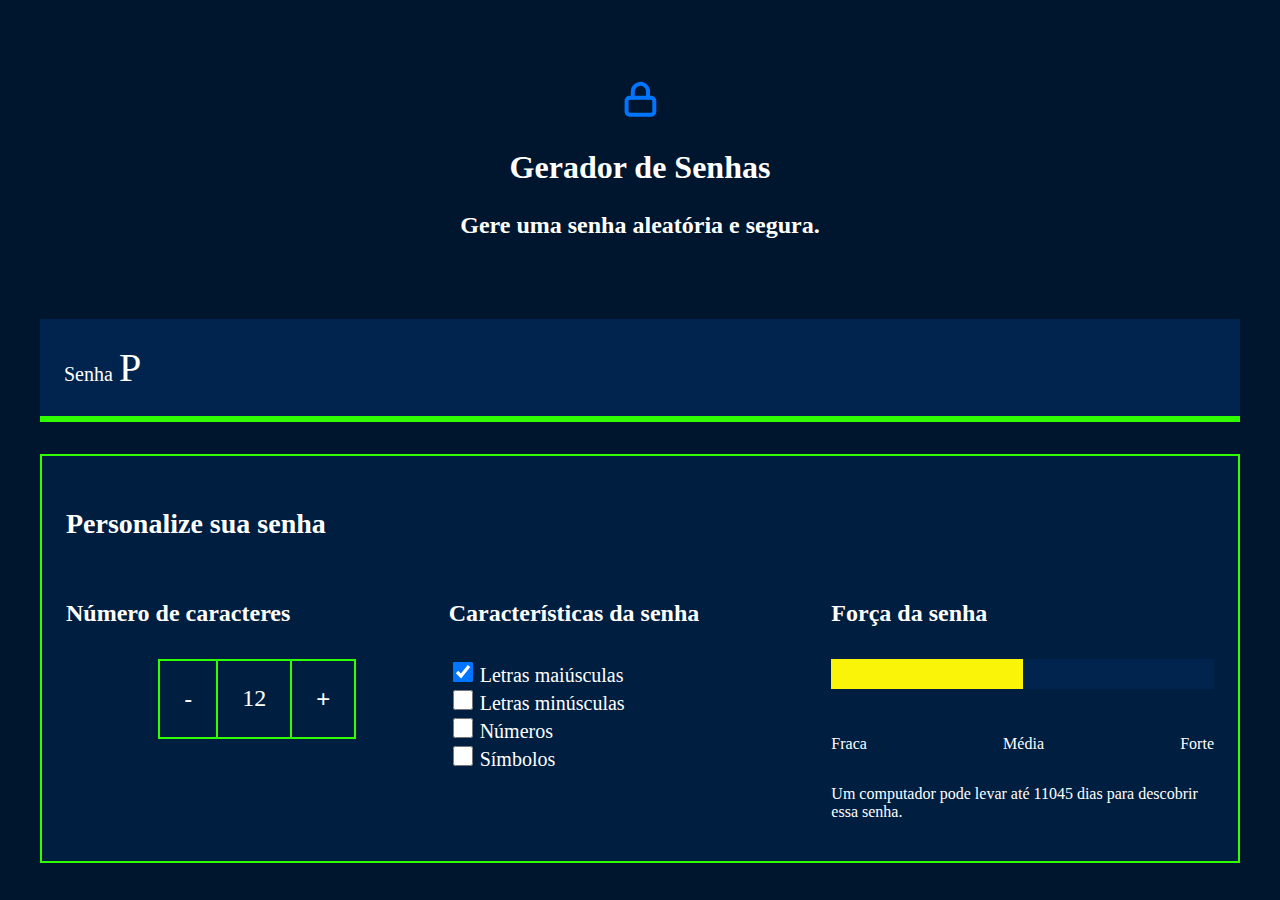
<file: Senha-Segura-main/index.html>
<!DOCTYPE html>
<html lang="pt-br">
<head>
    <meta charset="UTF-8">
    <meta name="viewport" content="width=device-width, initial-scale=1.0">
    <link rel="stylesheet" href="style.css">
    <title>Gerador de Senhas</title>
</head>
<body>
    <section class="conteudo">
        <div class="conteudo-titulo">
            <img src="unlock.svg">
            <h2 class="titulo-principal">Gerador de Senhas</h2>
            <h3 class="titulo-secundario">Gere uma senha aleatória e segura.</h3>
        </div>
        <div class="conteudo-senha">
            <label for="senha">Senha</label>
            <input name="senha" type="text" id="campo-senha" readonly>
        </div>
        <div class="parametro">
            <h3 class="parametro-titulo">Personalize sua senha</h3>
            <div class="parametro-coluna__senha">
                <div class="parametro-senha">
                    <h4 class="parametro-senha__titulo">Número de caracteres</h4>
                    <div class="parametro-senha-botoes">
                        <button class="parametro-senha__botao">-</button>
                        <p class="parametro-senha__texto">12</p>
                        <button class="parametro-senha__botao">+</button>
                    </div>
                </div>
                <div class="parametro-senha">
                    <h4 class="parametro-senha__titulo">Características da senha</h4>
                    <div class="parametro-senha-checkbox">
                        <input name="maiusculo" type="checkbox" class="checkbox" checked>
                        <label for="maiusculo">Letras maiúsculas</label>
                    </div>
                    <div class="parametro-senha-checkbox">
                        <input name="minusculo" type="checkbox" class="checkbox">
                        <label for="minusculo">Letras minúsculas</label>
                    </div>
                    <div class="parametro-senha-checkbox">
                        <input name="numero" type="checkbox" class="checkbox">
                        <label for="numero">Números</label>
                    </div>
                    <div class="parametro-senha-checkbox">
                        <input name="simbolo" type="checkbox" class="checkbox">
                        <label for="simbolo">Símbolos</label>
                    </div>
                </div>
                <div class="parametro-senha">
                    <h4 class="parametro-senha__titulo">Força da senha</h4>
                    <div class="barra"></div>
                    <div class="forca fraca"></div>
                    <div class="parametro-senha-textos">
                        <p>Fraca</p>
                        <p>Média</p>
                        <p>Forte</p>
                    </div>
                    <p class="entropia"></p>
                </div>
            </div>
        </div>
    </section>
    <script src="main.js"></script>
</body>
</html>
</file>
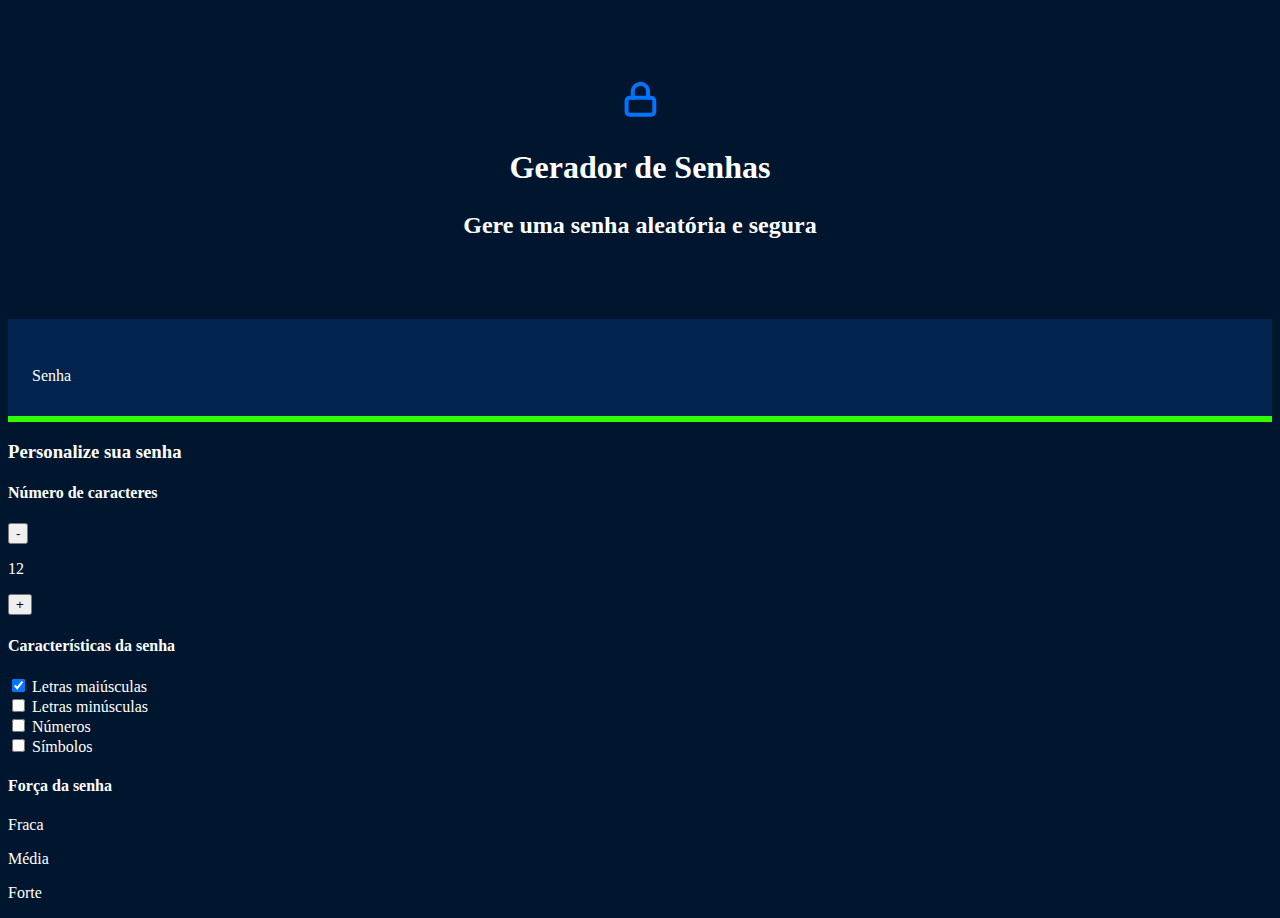
<file: Senha-Segura-main/Senha-Segura-main/index.html>
<!DOCTYPE html>
<html lang="pt-br">
<head>
    <meta charset="UTF-8">
    <meta name="viewport" content="width=device-width, initial-scale=1.0">
    <link rel="preconnect" href="https://fonts.googleapis.com">
<link rel="preconnect" href="https://fonts.gstatic.com" crossorigin>
<link href="https://fonts.googleapis.com/css2?family=Roboto:ital,wght@0,100..900;1,100..900&display=swap" rel="stylesheet">
    <link rel="stylesheet" href="style.css">
    <title>Senha do Brayan</title>
</head>
<body>
    <section class="conteudo">
        <div class="conteudo-titulo">
           <img src="unlock.svg" alt="cadeado">
           <h2 class="titulo-principal">Gerador de Senhas</h2>
           <h3 class="titulo-secundario">Gere uma senha aleatória e segura</h3>

        </div>
        <div class="conteudo-senha">
              <label for="senha">Senha</label>
              <input name="senha" type="text" id="campo-senha">
        </div>
        <div class="parametro">
            <h3 class="parametro-titulo">Personalize sua senha</h3>
            <div class="parametro-coluna__senha">
                <div class="parametro-senha">
                    <h4 class="parametro-senha__titulo">Número de caracteres</h4>
                    <div class="parametro-senha-botoes">
                        <button class="parametro-senha__botao">-</button>
                        <p class="parametro-senha__texto">12</p>
                        <button class="parametro-senha__botao">+</button>
                    </div>
                </div>
                <div class="parametro-senha">
                    <h4 class="parametro-senha__titulo">Características da senha</h4>
                    <div class="parametro-senha-checkbox">
                        <input name="maiusculo" type="checkbox" class="checkbox" checked>
                        <label for="maiusculo">Letras maiúsculas</label>
                    </div>
                    <div class="parametro-senha-checkbox">
                        <input name="minusculo" type="checkbox" class="checkbox">
                        <label for="minusculo">Letras minúsculas</label>
                    </div>
                    <div class="parametro-senha-checkbox">
                        <input name="numero" type="checkbox" class="checkbox">
                        <label for="numero">Números</label>
                    </div>
                    <div class="parametro-senha-checkbox">
                        <input name="simbolo" type="checkbox" class="checkbox">
                        <label for="simbolo">Símbolos</label>
                    </div>
                </div>
                <div class="parametro-senha">
                    <h4 class="parametro-senha__titulo">Força da senha</h4>
                    <div class="barra"></div>
                    <div class="forca fraca"></div>
                    <div class="parametro-senha-textos">
                        <p>Fraca</p>
                        <p>Média</p>
                        <p>Forte</p>
                    </div>
                    <p class="entropia"></p>
                </div>
            </div>
        </div>
    </section>

                        
                    </div>
                </div>
            </div>
        </div>

</body>
</html>
</file>
<file: Senha-Segura-main/style.css>
@import url('https://fonts.googleapis.com/css2?family=Bai+Jamjuree:ital,wght@0,200;0,300;0,400;0,500;0,600;0,700;1,200;1,300;1,400;1,500;1,600;1,700&family=Boldonse&family=Lemon&family=Montserrat:ital,wght@0,100..900;1,100..900&family=Nunito+Sans:ital,opsz,wght@0,6..12,200..1000;1,6..12,200..1000&family=Roboto+Mono:ital,wght@0,100..700;1,100..700&family=Russo+One&display=swap');

:root{
    --branco: white;
    --cor-de-fundo: #00162e;
    --fundo-senha: #00244d;
    --fundo-texto: #001e40;
    --borda: #2fff00;
    --roboto: 'Roboto Mono' monospace;
}


body{
    color:var(--branco);
    background-color: var(--cor-de-fundo);
    font-family: var(--roboto);
}

.titulo-principal{
    font-family: var(--roboto);
    font-size: 32px;
}

.titulo-secundario{
    font-size: 24px;
}

.conteudo-titulo{
    text-align: center;
    margin-top: 80px;
}

.conteudo-senha{
margin-top: 80px;
background: var(--fundo-senha);
padding: 24px;
border-bottom: 6px solid var(--borda);
}

#campo-senha{
    background-color: var(--fundo-senha);
    border: none;
    color: var(--branco);
    font-family: var(--roboto);
    font-size: 40px;
    width: 70%;
}

#campo-senha:focus {
    outline: none;
}

.conteudo {
    max-width: 1200px;
    margin: 0 auto;
}

.parametro {
    background-color: var(--fundo-texto);
    border: 2px solid var(--borda);
    margin-top: 32px;
    padding: 24px;
}

.parametro-titulo {
    font-family: var(--roboto-mono);
    font-size: 28px;
}

.parametro-senha__titulo {
    font-size: 24px;
}

.parametro-coluna__senha {
    display: flex;
    flex-direction: column;
    justify-content: center;
}

.parametro-senha {
    width: 50%;
    margin: 0 auto;
}

.parametro-senha-botoes {
    display: flex;
    justify-content: center;
}

.parametro-senha__botao {
    background-color: var(--fundo-texto);
    color: var(--branco);
    border: 2px solid var(--borda);
    padding: 24px;
    font-size: 24px;
    cursor: pointer;
}

.parametro-senha__texto {
    padding: 24px;
    border-top: 2px solid var(--borda);
    border-bottom: 2px solid var(--borda);
    margin: 0;
    font-size: 24px;
}

label {
    font-size: 20px;
}

.checkbox {
    width: 20px;
    height: 20px;
    cursor: pointer;
}

.barra {
    background-color: var(--fundo-senha);
    height: 30px;
    width: 100%;
}

.forca {
    height: 30px;
    position: relative;
    bottom: 30px;
}

.fraca {
    width: 25%;
    background-color: #E71B32;
}

.media {
    background-color: #FAF408;
    width: 50%;
}

.forte {
    background-color: #00FF85;
    width: 100%;
}

.parametro-senha-textos {
    display: flex;
    justify-content: space-between;
}

@media screen and (min-width: 768px) {
    .parametro-coluna__senha {
        flex-direction: row;
    }
}
</file>
<file: Senha-Segura-main/Senha-Segura-main/style.css>
@import url('https://fonts.googleapis.com/css2?family=Roboto:ital,wght@0,100..900;1,100..900&display=swap');

:root{

    --branco: white;
    --cor-de-fundo: #00162e;
    --fundo-senha: #00244d;
    --fundo-texto: #001e40;
    --borda: #2fff00;
    --roboto: 'Roboto' monospace;
}


body{

    color:var(--branco);
    background-color: var(--cor-de-fundo);
    font-family: var(--roboto);
}

.titulo-principal{
    font-family: var(--roboto);
    font-size: 32px;
}

.titulo-secundario{
    font-size: 24px;
}

.conteudo-titulo{
    text-align: center;
    margin-top: 80px;
}

.conteudo-senha{
    margin-top: 80px;
    background: var(--fundo-senha);
    padding: 24px;
    border-bottom: 6px solid var(--borda);

}

#campo-senha{

    background-color: var(--fundo-senha);
    border: none;
    color: var(--branco);
    font-family: var(--roboto);
    font-size: 40px;
    width: 70%;
    
}
</file>
